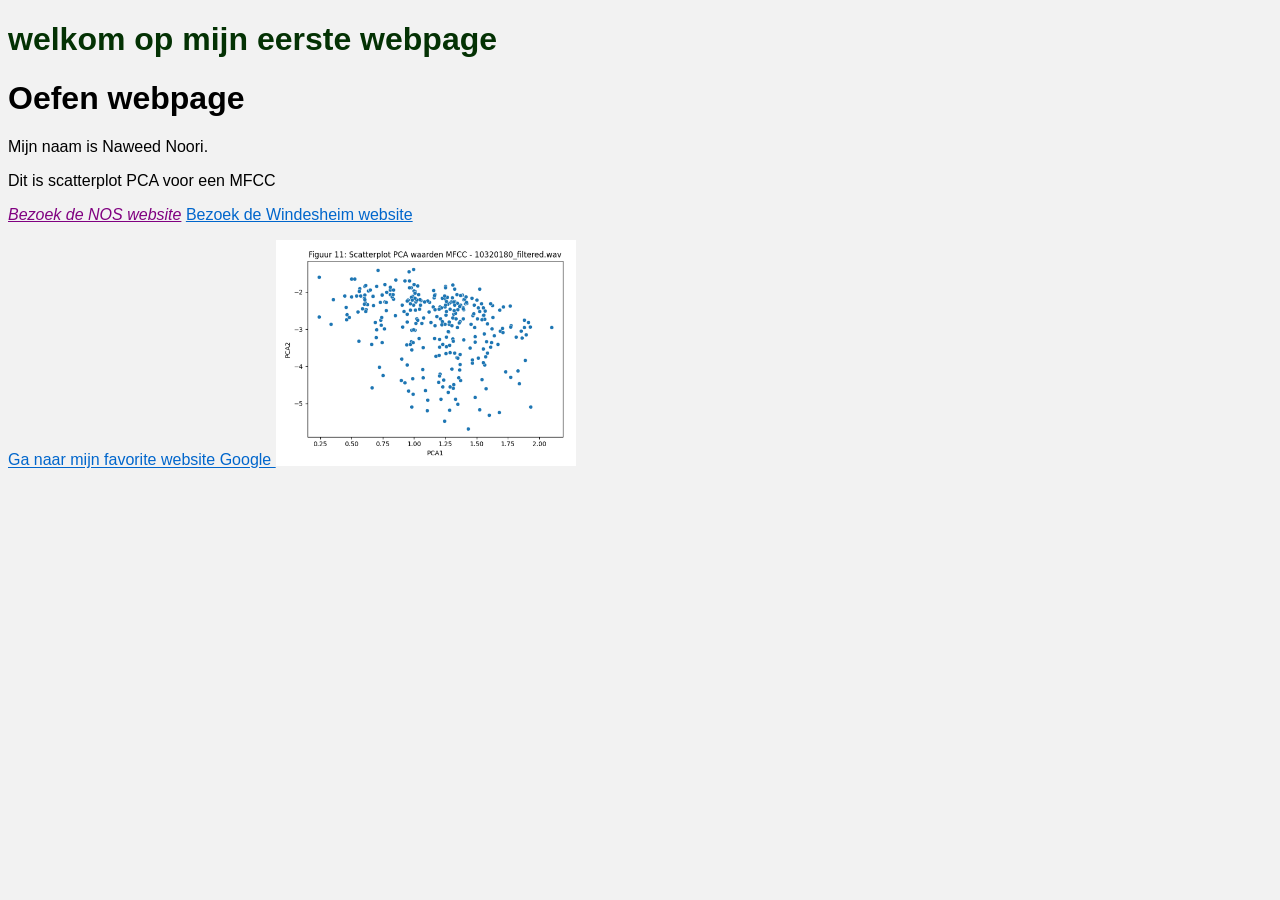
<file: Sprint1-WD/WD-Les2/index.html>
<!doctype html>
<html lang="nl">
  <head>
    <meta charset="UTF-8" />
    <meta name="viewport" content="width=device-width, initial-scale=1.0" />
    <title>Web Dev - Mijn eerste webpage</title>
    <link rel="stylesheet" href="style.css" />
  </head>
  <body>
    <h1 id="title-groen">welkom op mijn eerste webpage</h1>
    <h1 id="title-normaal">Oefen webpage</h1>
    <p>Mijn naam is Naweed Noori.</p>
    <p>Dit is scatterplot PCA voor een MFCC</p>
    <p>
      <a
        class="externelink"
        href="https://nos.nl"
        target="_blank"
        rel="noopener noreferrer"
        >Bezoek de NOS website</a
      >
      <a href="https://windesheim.nl" target="_blank" rel="noopener noreferrer"
        >Bezoek de Windesheim website</a
      >
    </p>

    <div>
      <a href="https://www.google.com" target="_blank" rel="noopener noreferrer"
        >Ga naar mijn favorite website Google
      </a>
      <img
        id="fotoWD"
        src="image/fotoWD.jpg"
        alt="Een voorbeeld foto"
        width="300"
      />
    </div>
  </body>
</html>
</file>
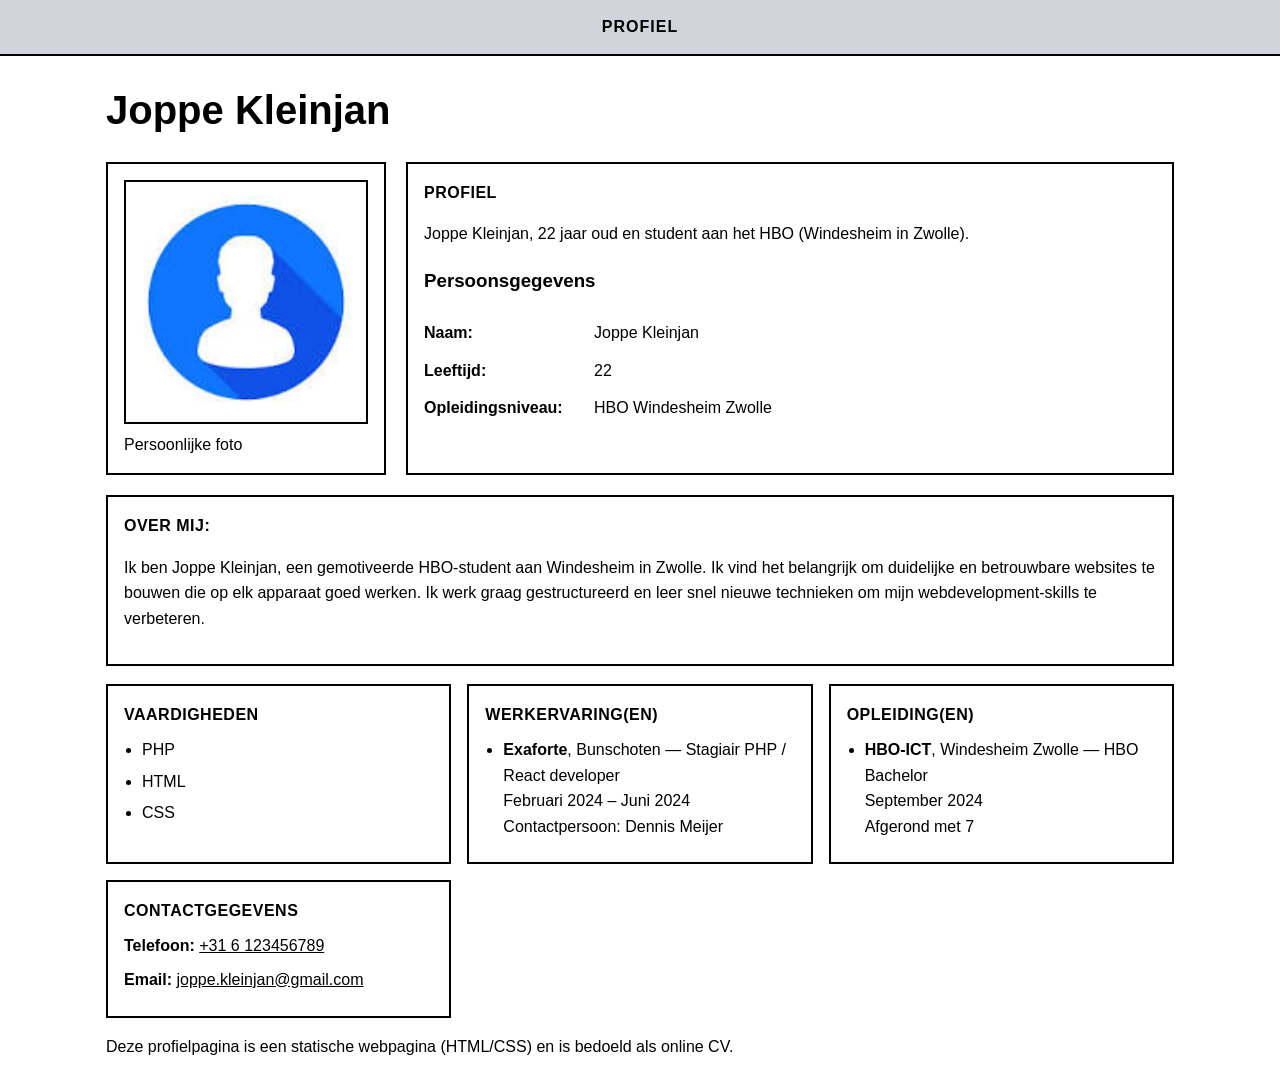
<file: CV-Portfolio-WD/StructuurBestand.html>
<!doctype html>
<html lang="nl">
  <head>
    <meta charset="utf-8" />
    <meta name="viewport" content="width=device-width, initial-scale=1" />
    <title>Profiel - Joppe Kleinjan</title>
    <link rel="stylesheet" href="OpmaakBestand.css" />
  </head>

  <body>
    <!-- Skiplink: voor toetsenbordgebruikers direct naar inhoud -->
    <a class="skip" href="#main">Ga naar de hoofdinhoud</a>

    <header class="topbar">PROFIEL</header>

    <main id="main" class="container" tabindex="-1">
      <!-- Titel bovenaan -->
      <header class="page-title">
        <!-- Print: kleine foto naast titel (alleen zichtbaar bij print) -->
        <img
          class="print-photo"
          src="joppe-foto.jpg"
          alt="Profielfoto van Joppe Kleinjan"
          width="120"
          height="120"
        />
        <h1>Joppe Kleinjan</h1>
      </header>

      <!-- BOVEN: foto + profiel, en daaronder over mij -->
      <section class="top-grid">
        <!-- Foto -->
        <section class="box photo-box">
          <img
            src="joppe-foto.jpg"
            alt="Profielfoto van Joppe Kleinjan"
            loading="lazy"
            decoding="async"
          />
          <p class="photo-caption">Persoonlijke foto</p>
        </section>

        <!-- Profiel + persoonsgegevens -->
        <section class="box profile-box">
          <h2>Profiel</h2>

          <p>
            Joppe Kleinjan, 22 jaar oud en student aan het HBO (Windesheim in
            Zwolle).
          </p>

          <h3>Persoonsgegevens</h3>

          <dl>
            <div class="data-row">
              <dt>Naam:</dt>
              <dd>Joppe Kleinjan</dd>
            </div>
            <div class="data-row">
              <dt>Leeftijd:</dt>
              <dd>22</dd>
            </div>
            <div class="data-row">
              <dt>Opleidingsniveau:</dt>
              <dd>HBO Windesheim Zwolle</dd>
            </div>
          </dl>
        </section>

        <!-- Over mij: brede box onder foto + profiel op desktop -->
        <section class="box full">
          <h2>Over mij:</h2>
          <p>
            Ik ben Joppe Kleinjan, een gemotiveerde HBO-student aan Windesheim
            in Zwolle. Ik vind het belangrijk om duidelijke en betrouwbare
            websites te bouwen die op elk apparaat goed werken. Ik werk graag
            gestructureerd en leer snel nieuwe technieken om mijn
            webdevelopment-skills te verbeteren.
          </p>
        </section>
      </section>

      <!-- ONDER: vaardigheden / werkervaring / opleiding / contact -->
      <section class="bottom-grid" aria-label="Overzicht">
        <section class="box">
          <h2>Vaardigheden</h2>
          <ul class="list">
            <li>PHP</li>
            <li>HTML</li>
            <li>CSS</li>
          </ul>
        </section>

        <section class="box">
          <h2>Werkervaring(en)</h2>
          <ul class="list">
            <li>
              <strong>Exaforte</strong>, Bunschoten — Stagiair PHP / React
              developer<br />
              Februari 2024 – Juni 2024<br />
              Contactpersoon: Dennis Meijer
            </li>
          </ul>
        </section>

        <section class="box">
          <h2>Opleiding(en)</h2>
          <ul class="list">
            <li>
              <strong>HBO-ICT</strong>, Windesheim Zwolle — HBO Bachelor<br />
              September 2024<br />
              Afgerond met 7
            </li>
          </ul>
        </section>

        <!-- Contact staat als 4e box; op desktop komt die automatisch onder de 1e kolom -->
        <section class="box">
          <h2>Contactgegevens</h2>
          <ul class="contact-list">
            <li>
              <span class="label">Telefoon:</span>
              <a href="tel:+316123456789">+31 6 123456789</a>
            </li>
            <li>
              <span class="label">Email:</span>
              <a href="mailto:joppe.kleinjan@gmail.com"
                >joppe.kleinjan@gmail.com</a
              >
            </li>
          </ul>
        </section>
      </section>

      <footer>
        <p>
          Deze profielpagina is een statische webpagina (HTML/CSS) en is bedoeld
          als online CV.
        </p>
      </footer>
    </main>
  </body>
</html>
</file>
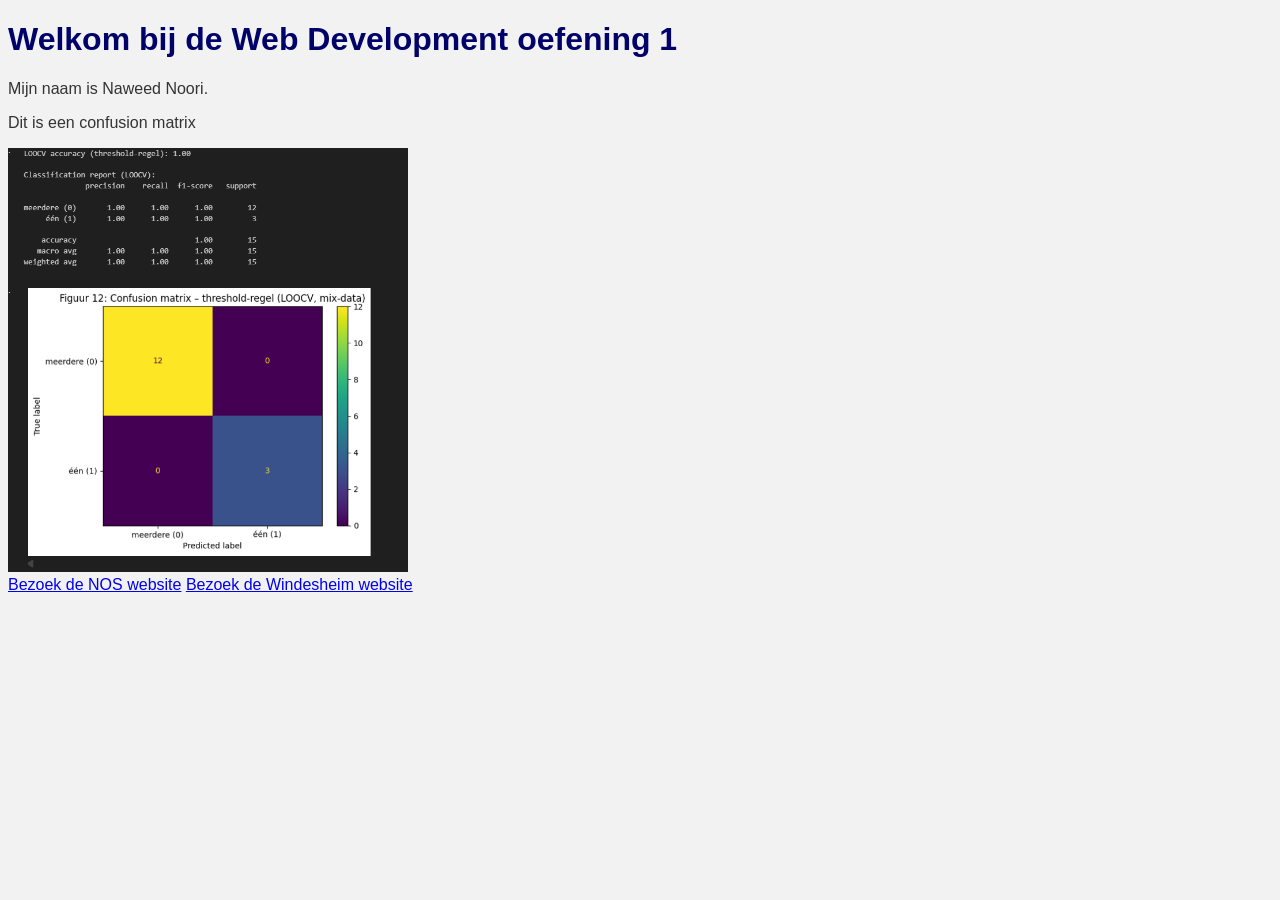
<file: Sprint1-WD/WD-Les2/oefen-index.html>
<!doctype html>
<html lang="nl">
  <head>
    <meta charset="UTF-8" />
    <meta name="viewport" content="width=device-width, initial-scale=1.0" />
    <title>Web Development - Oefening 1</title>
    <link rel="stylesheet" href="stylesheet-klas-oefenen.css" />
  </head>
  <body>
    <h1 id="pagina-titel">Welkom bij de Web Development oefening 1</h1>
    <p>Mijn naam is Naweed Noori.</p>
    <p>Dit is een confusion matrix</p>
    <img
      id="foto-confusion"
      src="image/confusionMatrix.png"
      alt="Confusion Matrix Voorbeeld"
      width="400"
    />
    <div>
      <a href="https://nos.nl" target="_blank" rel="noopener noreferrer"
        >Bezoek de NOS website</a
      >
      <a href="https://windesheim.nl" target="_blank" rel="noopener noreferrer"
        >Bezoek de Windesheim website</a
      >
    </div>
  </body>
</html>
</file>
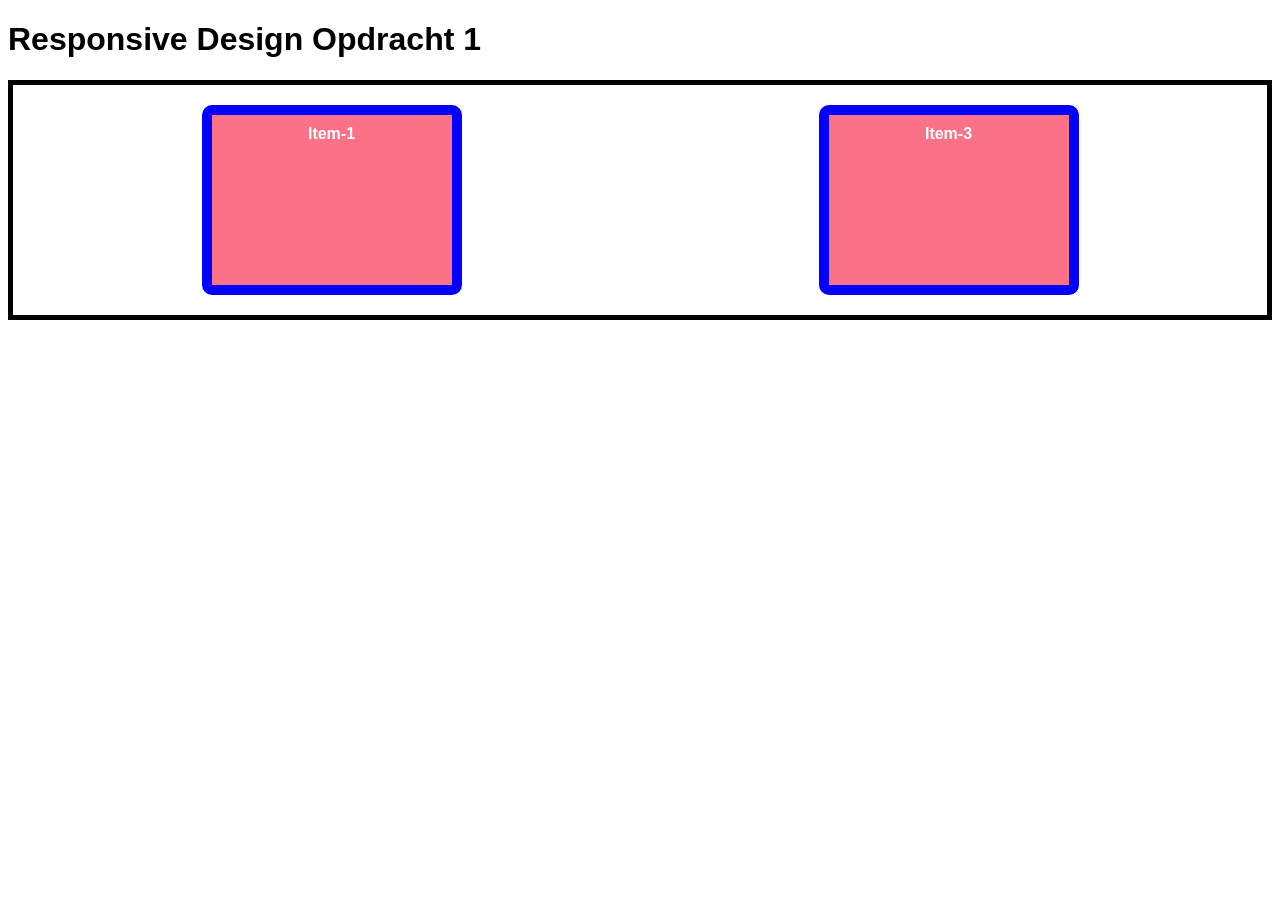
<file: Sprint1-WD/WD-Les4/oefen-les4.html>
<!doctype html>
<html lang="en">
  <head>
    <meta charset="UTF-8" />
    <meta name="viewport" content="width=device-width, initial-scale=1.0" />

    <style>
      * {
        font-family: Arial, Helvetica, sans-serif;
      }

      .container {
        border: 5px solid black;
        padding: 20px;
        display: flex;
        gap: 20px;
        flex-wrap: wrap;
        justify-content: space-around;
      }

      @media (min-width: 768px) {
        .item-2 {
          display: none;
        }
      }

      @media print {
        .item {
          background: #ccc;
          color: #000;
          border-color: #000;
        }
      }
      /* Voor touch devices */
      @media (pointer: coarse) {
        .item {
          padding: 20px;
          font-size: 1.2rem;
        }
      }

      /* mouse or trackpad normal size */
      @media (pointer: fine) {
        .item {
          padding: 10px;
          font-size: 1rem;
        }
      }

      /* switch to dark mode */
      @media (prefers-color-scheme: dark) {
        body {
          background: #121212;
          color: #ffffff;
        }
        .item {
          background: #333;
          border-color: #eee;
        }
      }

      .item {
        height: 150px;
        flex: 1 1 150px;
        max-width: 220px;
        background: #fb7185;
        font-weight: 700;
        color: white;
        text-align: center;

        border: 10px solid blue;
        border-radius: 10px;
      }
    </style>
  </head>
  <body>
    <h1>Responsive Design Opdracht 1</h1>
    <div class="container">
      <div class="item item-1">Item-1</div>
      <div class="item item-2">Item-2</div>
      <div class="item item-3">Item-3</div>
    </div>
  </body>
</html>
</file>
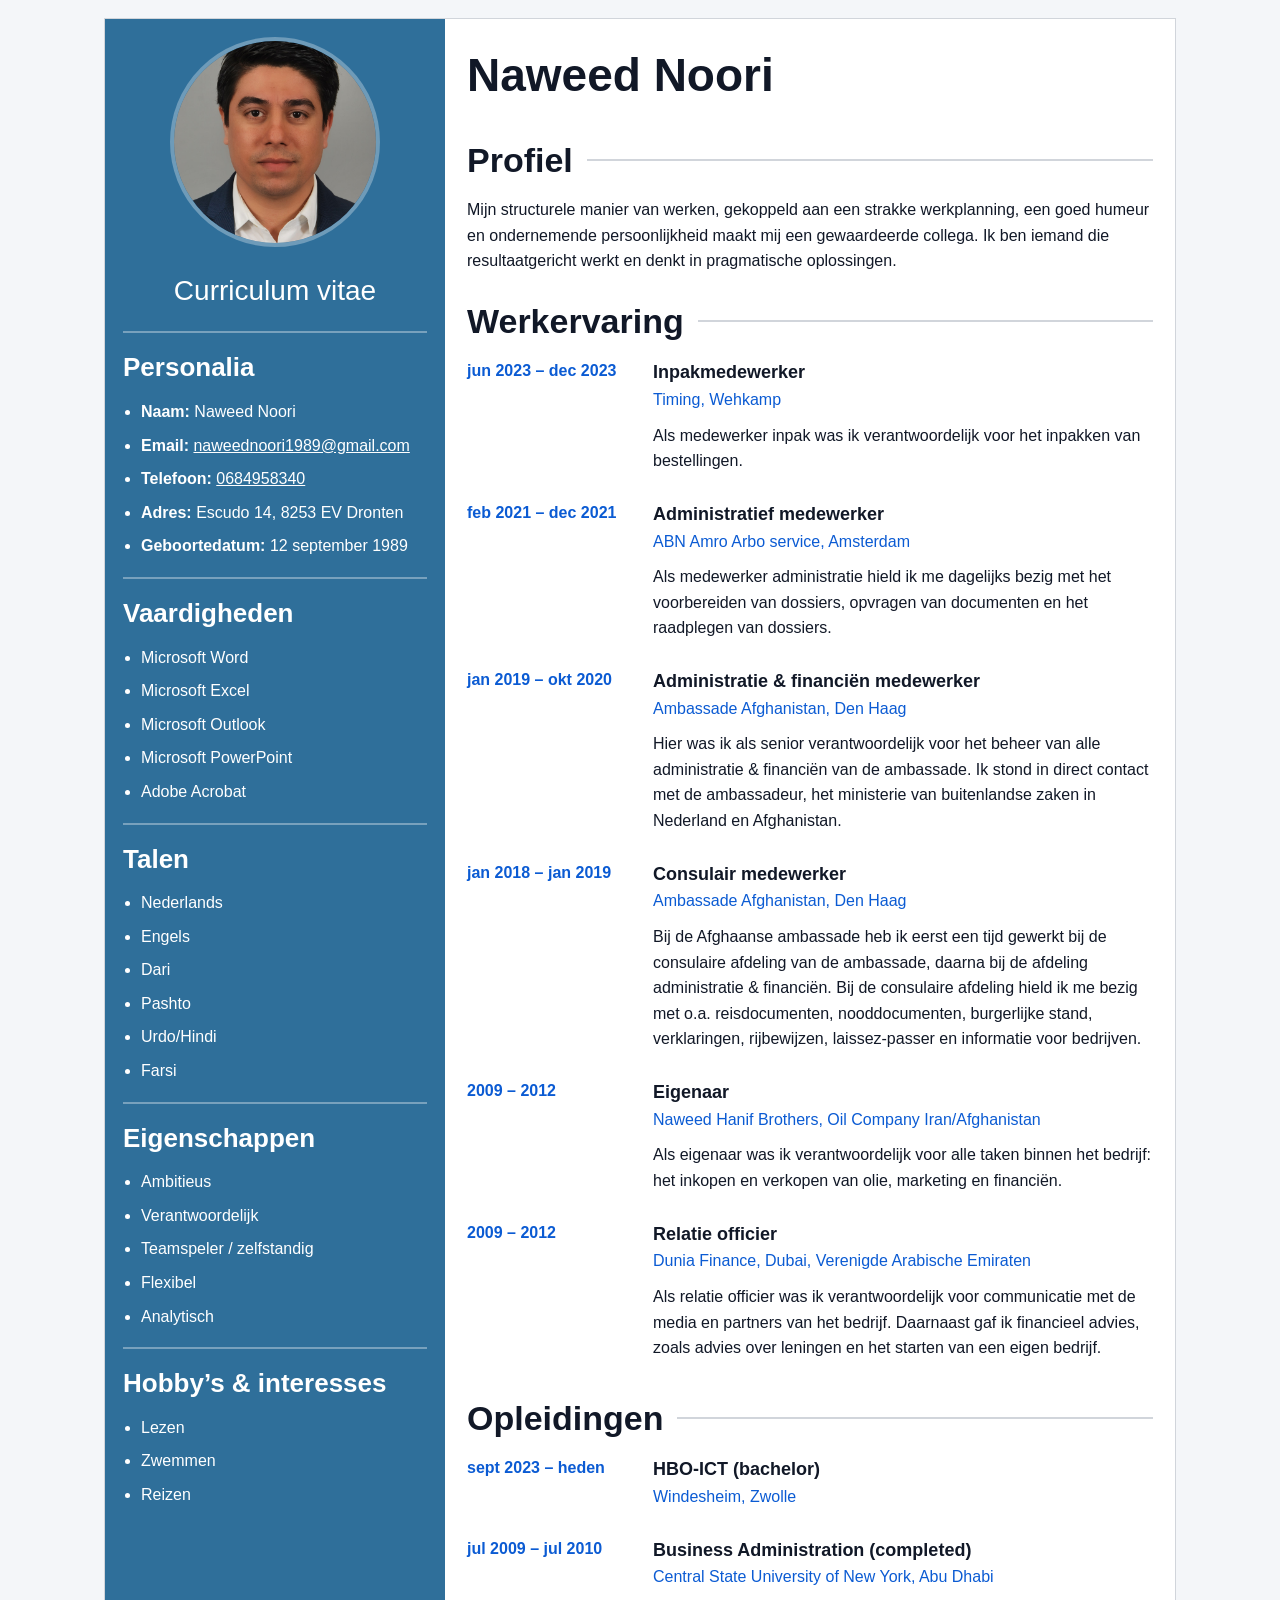
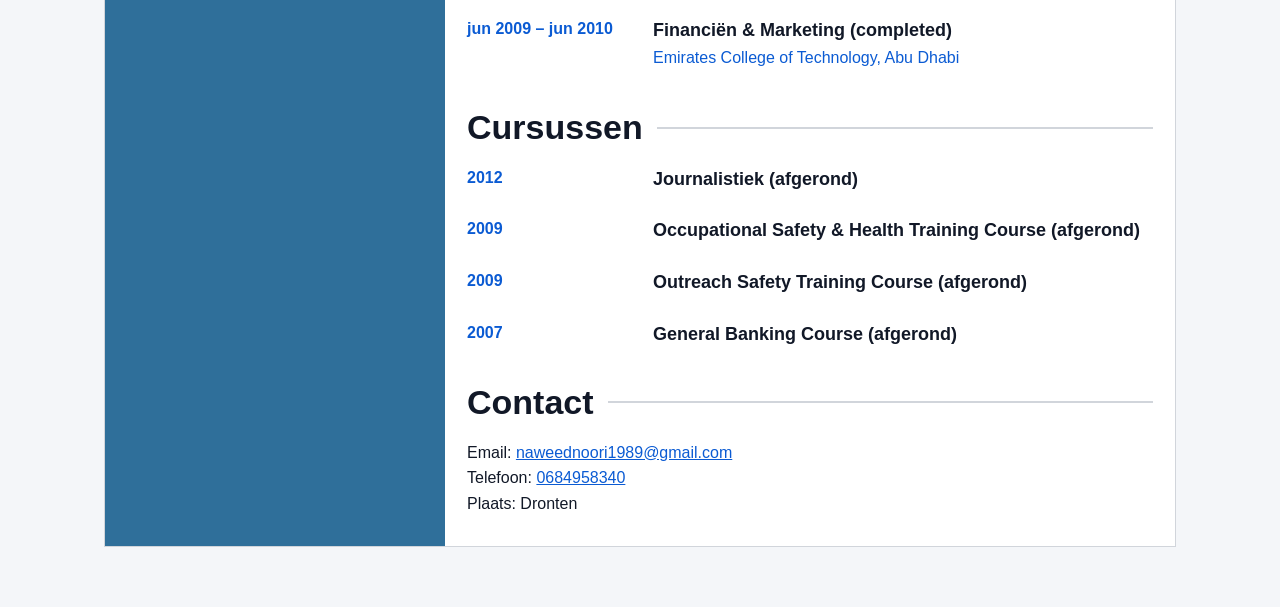
<file: Sprint1-WD/WD-Les5/CV-Portfolio.html>
<!doctype html>
<html lang="nl">
  <head>
    <meta charset="utf-8" />
    <meta name="viewport" content="width=device-width, initial-scale=1" />
    <title>Naweed Noori - CV</title>
    <link rel="stylesheet" href="stylesheet-cv.css" />
  </head>

  <body>
    <!-- Toegankelijkheid: skiplink -->
    <a class="skip-link" href="#main">Ga naar de hoofdinhoud</a>

    <main id="main" class="page" tabindex="-1">
      <div class="cv">
        <!-- ===== SIDEBAR (zoals je PDF) ===== -->
        <aside class="sidebar" aria-label="Zijbalk met personalia">
          <div class="sidebar-top">
            <!-- Foto: zet naweed-foto.jpg in dezelfde map -->
            <img
              class="sidebar-photo"
              src="naweed-foto.jpg"
              alt="Profielfoto van Naweed Noori"
              width="220"
              height="220"
            />
            <p class="sidebar-title">Curriculum vitae</p>
          </div>

          <section class="side-block" aria-labelledby="personal-title">
            <h2 class="side-heading" id="personal-title">Personalia</h2>

            <ul class="side-list">
              <li><strong>Naam:</strong> Naweed Noori</li>
              <li>
                <strong>Email:</strong>
                <a href="mailto:naweednoori1989@gmail.com"
                  >naweednoori1989@gmail.com</a
                >
              </li>
              <li>
                <strong>Telefoon:</strong>
                <a href="tel:+31684958340">0684958340</a>
              </li>
              <li><strong>Adres:</strong> Escudo 14, 8253 EV Dronten</li>
              <li><strong>Geboortedatum:</strong> 12 september 1989</li>
            </ul>
          </section>

          <section class="side-block" aria-labelledby="skills-title">
            <h2 class="side-heading" id="skills-title">Vaardigheden</h2>
            <ul class="side-list">
              <li>Microsoft Word</li>
              <li>Microsoft Excel</li>
              <li>Microsoft Outlook</li>
              <li>Microsoft PowerPoint</li>
              <li>Adobe Acrobat</li>
            </ul>
          </section>

          <section class="side-block" aria-labelledby="languages-title">
            <h2 class="side-heading" id="languages-title">Talen</h2>
            <ul class="side-list">
              <li>Nederlands</li>
              <li>Engels</li>
              <li>Dari</li>
              <li>Pashto</li>
              <li>Urdo/Hindi</li>
              <li>Farsi</li>
            </ul>
          </section>

          <section class="side-block" aria-labelledby="traits-title">
            <h2 class="side-heading" id="traits-title">Eigenschappen</h2>
            <ul class="side-list">
              <li>Ambitieus</li>
              <li>Verantwoordelijk</li>
              <li>Teamspeler / zelfstandig</li>
              <li>Flexibel</li>
              <li>Analytisch</li>
            </ul>
          </section>

          <section class="side-block" aria-labelledby="hobby-title">
            <h2 class="side-heading" id="hobby-title">Hobby’s & interesses</h2>
            <ul class="side-list">
              <li>Lezen</li>
              <li>Zwemmen</li>
              <li>Reizen</li>
            </ul>
          </section>
        </aside>

        <!-- ===== CONTENT (rechterkant zoals je PDF) ===== -->
        <section class="content" aria-label="Hoofdinhoud CV">
          <header class="content-top">
            <h1 class="name">Naweed Noori</h1>
          </header>

          <section class="content-block" aria-labelledby="profile-title">
            <div class="content-head">
              <h2 id="profile-title">Profiel</h2>
              <div class="line" aria-hidden="true"></div>
            </div>

            <p>
              Mijn structurele manier van werken, gekoppeld aan een strakke
              werkplanning, een goed humeur en ondernemende persoonlijkheid
              maakt mij een gewaardeerde collega. Ik ben iemand die
              resultaatgericht werkt en denkt in pragmatische oplossingen.
            </p>
          </section>

          <section class="content-block" aria-labelledby="work-title">
            <div class="content-head">
              <h2 id="work-title">Werkervaring</h2>
              <div class="line" aria-hidden="true"></div>
            </div>

            <!-- Simpele “tijdlijn”: links datum, rechts inhoud -->
            <div class="timeline">
              <article class="item">
                <p class="when">jun 2023 – dec 2023</p>
                <div class="what">
                  <h3 class="job">Inpakmedewerker</h3>
                  <p class="place">Timing, Wehkamp</p>
                  <p class="desc">
                    Als medewerker inpak was ik verantwoordelijk voor het
                    inpakken van bestellingen.
                  </p>
                </div>
              </article>

              <article class="item">
                <p class="when">feb 2021 – dec 2021</p>
                <div class="what">
                  <h3 class="job">Administratief medewerker</h3>
                  <p class="place">ABN Amro Arbo service, Amsterdam</p>
                  <p class="desc">
                    Als medewerker administratie hield ik me dagelijks bezig met
                    het voorbereiden van dossiers, opvragen van documenten en
                    het raadplegen van dossiers.
                  </p>
                </div>
              </article>

              <article class="item">
                <p class="when">jan 2019 – okt 2020</p>
                <div class="what">
                  <h3 class="job">Administratie & financiën medewerker</h3>
                  <p class="place">Ambassade Afghanistan, Den Haag</p>
                  <p class="desc">
                    Hier was ik als senior verantwoordelijk voor het beheer van
                    alle administratie & financiën van de ambassade. Ik stond in
                    direct contact met de ambassadeur, het ministerie van
                    buitenlandse zaken in Nederland en Afghanistan.
                  </p>
                </div>
              </article>

              <article class="item">
                <p class="when">jan 2018 – jan 2019</p>
                <div class="what">
                  <h3 class="job">Consulair medewerker</h3>
                  <p class="place">Ambassade Afghanistan, Den Haag</p>
                  <p class="desc">
                    Bij de Afghaanse ambassade heb ik eerst een tijd gewerkt bij
                    de consulaire afdeling van de ambassade, daarna bij de
                    afdeling administratie & financiën. Bij de consulaire
                    afdeling hield ik me bezig met o.a. reisdocumenten,
                    nooddocumenten, burgerlijke stand, verklaringen,
                    rijbewijzen, laissez-passer en informatie voor bedrijven.
                  </p>
                </div>
              </article>

              <article class="item">
                <p class="when">2009 – 2012</p>
                <div class="what">
                  <h3 class="job">Eigenaar</h3>
                  <p class="place">
                    Naweed Hanif Brothers, Oil Company Iran/Afghanistan
                  </p>
                  <p class="desc">
                    Als eigenaar was ik verantwoordelijk voor alle taken binnen
                    het bedrijf: het inkopen en verkopen van olie, marketing en
                    financiën.
                  </p>
                </div>
              </article>

              <article class="item">
                <p class="when">2009 – 2012</p>
                <div class="what">
                  <h3 class="job">Relatie officier</h3>
                  <p class="place">
                    Dunia Finance, Dubai, Verenigde Arabische Emiraten
                  </p>
                  <p class="desc">
                    Als relatie officier was ik verantwoordelijk voor
                    communicatie met de media en partners van het bedrijf.
                    Daarnaast gaf ik financieel advies, zoals advies over
                    leningen en het starten van een eigen bedrijf.
                  </p>
                </div>
              </article>
            </div>
          </section>

          <section class="content-block" aria-labelledby="edu-title">
            <div class="content-head">
              <h2 id="edu-title">Opleidingen</h2>
              <div class="line" aria-hidden="true"></div>
            </div>

            <div class="timeline">
              <article class="item">
                <p class="when">sept 2023 – heden</p>
                <div class="what">
                  <h3 class="job">HBO-ICT (bachelor)</h3>
                  <p class="place">Windesheim, Zwolle</p>
                </div>
              </article>

              <article class="item">
                <p class="when">jul 2009 – jul 2010</p>
                <div class="what">
                  <h3 class="job">Business Administration (completed)</h3>
                  <p class="place">
                    Central State University of New York, Abu Dhabi
                  </p>
                </div>
              </article>

              <article class="item">
                <p class="when">jun 2009 – jun 2010</p>
                <div class="what">
                  <h3 class="job">Financiën & Marketing (completed)</h3>
                  <p class="place">Emirates College of Technology, Abu Dhabi</p>
                </div>
              </article>
            </div>
          </section>

          <section class="content-block" aria-labelledby="courses-title">
            <div class="content-head">
              <h2 id="courses-title">Cursussen</h2>
              <div class="line" aria-hidden="true"></div>
            </div>

            <div class="timeline">
              <article class="item">
                <p class="when">2012</p>
                <div class="what">
                  <h3 class="job">Journalistiek (afgerond)</h3>
                </div>
              </article>

              <article class="item">
                <p class="when">2009</p>
                <div class="what">
                  <h3 class="job">
                    Occupational Safety & Health Training Course (afgerond)
                  </h3>
                </div>
              </article>

              <article class="item">
                <p class="when">2009</p>
                <div class="what">
                  <h3 class="job">
                    Outreach Safety Training Course (afgerond)
                  </h3>
                </div>
              </article>

              <article class="item">
                <p class="when">2007</p>
                <div class="what">
                  <h3 class="job">General Banking Course (afgerond)</h3>
                </div>
              </article>
            </div>
          </section>

          <!-- Contact nog een keer (FR2 is dan extra duidelijk) -->
          <footer class="content-block" aria-labelledby="contact-title">
            <div class="content-head">
              <h2 id="contact-title">Contact</h2>
              <div class="line" aria-hidden="true"></div>
            </div>

            <p>
              Email:
              <a href="mailto:naweednoori1989@gmail.com"
                >naweednoori1989@gmail.com</a
              ><br />
              Telefoon:
              <a href="tel:+31684958340">0684958340</a><br />
              Plaats: Dronten
            </p>
          </footer>
        </section>
      </div>
    </main>
  </body>
</html>
</file>
<file: Sprint1-WD/WD-Les2/style.css>
/* opdracht3: Stijl de html pagina */
body {
  background: #f2f2f2;
  font-family: Arial, Helvetica, sans-serif;
}

h1,
h2,
h3,
h4,
h5,
h6 {
  color: black;
}
a {
  color: #0066cc;
}

/* opdracht4a: Stijl de titel met een groene kleur */
#title-groen {
  color: rgb(4, 50, 4);
}

/* opdracht4b: zet meerdere links neer */
.externelink {
  color: purple;
  font-style: italic;
}

/* opdracht5: Stijl de afbeelding absolute */
#fotoWD {
  position: relative;
  bottom: 0px;
  right: 0px;
}
</file>
<file: CV-Portfolio-WD/OpmaakBestand.css>
/* Zorgt dat padding/border niet de breedte kapot maakt */
* {
  box-sizing: border-box;
}

body {
  margin: 0;
  font-family: Arial, Helvetica, sans-serif;
  line-height: 1.6;
  background: #fff;
  color: #000;
}

/* Container: houdt de pagina netjes in het midden */
.container {
  max-width: 1100px;
  margin: 0 auto;
  padding: 0 16px;
}

/* Extra ruimte onderin om te kunnen scrollen */
main {
  padding-bottom: 64px;
}

/* Links standaard zwart */
a {
  color: #000;
  text-decoration: underline;
}

/* Hover: iets dikkere underline */
a:hover {
  text-decoration-thickness: 3px;
}

/* Toetsenbord focus duidelijk zichtbaar (toegankelijkheid) */
:focus-visible {
  outline: 3px solid #2563eb;
  outline-offset: 3px;
}

/* SKIP LINK toegankelijkheid */
.skip {
  position: absolute;
  left: -9999px;
  top: 10px;
  background: #2563eb;
  color: #fff;
  padding: 10px 12px;
  border-radius: 8px;
  z-index: 999;
}
.skip:focus {
  left: 16px;
}

/* BOVENBALK */
.topbar {
  background: #d1d5db;
  border-bottom: 2px solid #000;
  padding: 14px 0;
  text-align: center;
  font-weight: 700;
  letter-spacing: 1px;
}

/* PAGINA TITEL */
.page-title {
  padding: 22px 0 10px;
  display: flex;
  align-items: center;
  gap: 14px;
}

.page-title h1 {
  margin: 0;
  font-size: 40px;
}

/* Print-foto: op scherm verbergen */
.print-photo {
  display: none;
}

/* BOX (alle kaders) */
.box {
  border: 2px solid #000;
  background: #fff;
  padding: 16px;
}

/* Titels in boxen */
.box h2 {
  margin: 0 0 10px;
  text-transform: uppercase;
  font-size: 16px;
  letter-spacing: 0.5px;
}

/* BOVENSTE DEEL (foto + profiel + over mij)
   Mobile-first: alles onder elkaar  */
.top-grid {
  display: grid;
  grid-template-columns: 1fr;
  gap: 16px;
  margin-top: 10px;
}

/* Foto netjes */
.photo-box img {
  display: block;
  width: 100%;
  aspect-ratio: 1 / 1;
  object-fit: cover;
  border: 2px solid #000;
}
.photo-caption {
  margin: 8px 0 0;
}

/* Persoonsgegevens: simpele 2 kolommen */
.data-row {
  display: grid;
  grid-template-columns: 160px 1fr;
  gap: 10px;
  padding: 6px 0;
}
.data-row dt {
  font-weight: 700;
}
.data-row dd {
  margin: 0;
}

/* Desktop: foto links, profiel rechts, over mij breed eronder */
@media (min-width: 900px) {
  .top-grid {
    grid-template-columns: 280px 1fr;
    gap: 20px;
    align-items: stretch; /* foto + profiel even hoog */
  }

  /* Over mij pakt beide kolommen */
  .full {
    grid-column: 1 / -1;
  }

  /* Foto-box en profiel-box vullen de rijhoogte */
  .photo-box,
  .profile-box {
    height: 100%;
  }
}

/* ONDERSTE DEEL (skills / werk / opleiding / contact)
   Mobile-first: onder elkaar */
.bottom-grid {
  display: grid;
  grid-template-columns: 1fr;
  gap: 16px;
  margin-top: 18px;
}

/* Desktop: 3 kolommen */
@media (min-width: 900px) {
  .bottom-grid {
    grid-template-columns: repeat(3, 1fr);
  }
}

/* Lijsten */
.list {
  margin: 0;
  padding-left: 18px;
}
.list li {
  margin: 6px 0;
}

/* Contact lijst zonder bullets */
.contact-list {
  list-style: none;
  padding: 0;
  margin: 0;
}
.contact-list li {
  margin: 8px 0;
}
.label {
  font-weight: 700;
}

/* DARK MODE (Could)
   Browser kiest automatisch als gebruiker dark-mode gebruikt maar momenteel nog niet in deze ontwerp voorzien, dus optioneel */
/*@media (prefers-color-scheme: dark) {
  body {
    background: #111;
    color: #fff;
  }

  .topbar {
    background: #222;
    border-bottom-color: #fff;
  }

  .box {
    background: #111;
    border-color: #fff;
  }

  a {
    color: #fff;
  }

  .photo-box img {
    border-color: #fff;
  }
}
*/

/* PRINT (Could) */
@page {
  size: A4;
  margin: 12mm;
}

@media print {
  body {
    background: #fff;
    color: #000;
    font-size: 10pt;
    line-height: 1.25;
  }

  /* Bovenbalk + skiplink niet nodig op papier */
  .topbar,
  .skip,
  footer {
    display: none !important;
  }

  .container {
    max-width: none;
    padding: 0;
  }

  /* Print-foto tonen, grote foto verbergen */
  .print-photo {
    display: block;
    width: 90px;
    height: 90px;
    border: 2px solid #000;
    object-fit: cover;
  }

  /* Grote foto in de pagina verbergen in print */
  .photo-box {
    display: none;
  }

  /* Alles onder elkaar in print */
  .top-grid,
  .bottom-grid {
    grid-template-columns: 1fr;
    gap: 8px;
  }

  .box {
    padding: 8px;
  }

  /* Geen url’s achter links  */
  a[href]::after {
    content: "";
  }
}
</file>
<file: Sprint1-WD/WD-Les2/stylesheet-klas-oefenen.css>
/* Stylesheet voor klas oefenen */
body {
  background-color: #f2f2f2;
  font-family: Arial, sans-serif;
}
h1,
h2,
h3,
h4,
h5,
h6 {
  color: black;
}

/* Stijl voor paragrafen */
p {
  color: #333333;
}
#pagina-titel {
  color: rgb(1, 1, 106);
}

#foto-confusion {
  position: relative;
  bottom: 0px;
  right: 0px;
}
</file>
<file: Sprint1-WD/WD-Les5/stylesheet-cv.css>
/* =========================
   BASIS (simpel en duidelijk)
   ========================= */
* {
  box-sizing: border-box;
}

body {
  margin: 0;
  font-family: Arial, Helvetica, sans-serif;
  line-height: 1.6;
  background: #f4f6f9;
  color: #111827;
}

/* Pagina breedte  */
.page {
  max-width: 1100px;
  margin: 0 auto;
  padding: 18px 14px;
  padding-bottom: 60px; /* extra ruimte onderaan zodat je altijd kan scrollen */
}

/* Links */
a {
  color: #0b5bd3;
  text-decoration: underline;
}
a:hover {
  text-decoration-thickness: 3px;
}

/* Toetsenbord-focus zichtbaar (toegankelijkheid) */
:focus-visible {
  outline: 3px solid #0b5bd3;
  outline-offset: 3px;
}

/* =========================
   SKIP LINK (WCAG)
   ========================= */
.skip-link {
  position: absolute;
  left: -9999px;
  top: 10px;
  background: #0b5bd3;
  color: #fff;
  padding: 10px 12px;
  border-radius: 8px;
}
.skip-link:focus {
  left: 12px;
}

/* =========================
   LAYOUT CV (sidebar + content)
   ========================= */
.cv {
  display: grid;
  grid-template-columns: 340px 1fr; /* sidebar + content */
  gap: 0;
  background: #fff;
  border: 1px solid #d1d5db;
}

/* =========================
   SIDEBAR
   ========================= */
.sidebar {
  background: #2f6f9a; /* blauwe balk */
  color: #fff;
  padding: 18px;
}

.sidebar-top {
  text-align: center;
  margin-bottom: 16px;
}

/* ronde foto zoals PDF */
.sidebar-photo {
  width: 210px;
  height: 210px;
  object-fit: cover;
  border-radius: 50%;
  border: 4px solid rgba(255, 255, 255, 0.3);
}

.sidebar-title {
  margin: 14px 0 0;
  font-size: 28px;
}

/* blokken in sidebar */
.side-block {
  margin-top: 18px;
  padding-top: 14px;
  border-top: 2px solid rgba(255, 255, 255, 0.35);
}

.side-heading {
  margin: 0 0 10px;
  font-size: 26px;
}

/* lijstjes simpel */
.side-list {
  margin: 0;
  padding-left: 18px;
}
.side-list li {
  margin: 8px 0;
}

/* links in sidebar wit */
.sidebar a {
  color: #fff;
}

/* =========================
   CONTENT (rechterkant)
   ========================= */
.content {
  padding: 20px 22px;
}

.name {
  margin: 0 0 8px;
  font-size: 46px;
  color: #111827;
}

.content-top {
  margin-bottom: 6px;
}

/* kop + lijn zoals PDF */
.content-head {
  display: grid;
  grid-template-columns: auto 1fr;
  align-items: center;
  gap: 14px;
  margin: 20px 0 10px;
}

.content-head h2 {
  margin: 0;
  font-size: 34px;
  color: #111827;
}

.line {
  height: 2px;
  background: #d1d5db;
}

/* blokken */
.content-block p {
  margin: 0 0 10px;
}

/* =========================
   TIMELINE (datum links, tekst rechts)
   ========================= */
.timeline {
  display: grid;
  gap: 16px;
}

.item {
  display: grid;
  grid-template-columns: 170px 1fr;
  gap: 16px;
  align-items: start;
}

.when {
  margin: 0;
  color: #0b5bd3; /* blauw zoals PDF */
  font-weight: 700;
}

.job {
  margin: 0;
  font-size: 18px;
}

.place {
  margin: 2px 0 6px;
  color: #0b5bd3;
}

.desc {
  margin: 0;
}

/* =========================
   RESPONSIVE (mobiel: alles onder elkaar)
   ========================= */
@media (max-width: 900px) {
  .cv {
    grid-template-columns: 1fr; /* sidebar boven, content onder */
  }

  .sidebar {
    padding: 16px;
  }

  .content {
    padding: 16px;
  }

  .name {
    font-size: 36px;
  }

  .item {
    grid-template-columns: 1fr; /* datum boven tekst */
    gap: 6px;
  }
}

/* =========================
   PRINT (NFR1: printbaar)
   - Geen blauwe achtergrond (printers printen dat soms niet)
   - Alles zwart/wit en netjes
   ========================= */
@page {
  size: A4;
  margin: 12mm;
}

@media print {
  body {
    background: #fff;
    color: #000;
    font-size: 10pt;
    line-height: 1.25;
  }

  .page {
    max-width: none;
    padding: 0;
  }

  .cv {
    border: 0;
  }

  /* Sidebar in print wit (zodat het altijd leesbaar is) */
  .sidebar {
    background: #fff !important;
    color: #000 !important;
    border-right: 2px solid #000;
  }

  .sidebar a {
    color: #000 !important;
  }

  .line {
    background: #000;
  }

  .when,
  .place {
    color: #000 !important;
  }

  /* Foto kleiner in print */
  .sidebar-photo {
    width: 120px;
    height: 120px;
    border: 2px solid #000;
  }

  /* Skiplink niet printen */
  .skip-link {
    display: none !important;
  }

  /* Kaarten niet halverwege breken */
  .item {
    break-inside: avoid;
    page-break-inside: avoid;
  }

  /* Geen extra URL achter links */
  a[href]::after {
    content: "";
  }
}

/* =========================
   (OPTIONEEL) DARK MODE (NFR2 = Could)
   Als je dit NIET wil: verwijder dit hele blok.
   ========================= */
/*
@media (prefers-color-scheme: dark) {
  body {
    background: #0b1220;
    color: #e5e7eb;
  }
  .cv {
    background: #0f172a;
    border-color: #334155;
  }
  .content-head h2,
  .name {
    color: #e5e7eb;
  }
  .line {
    background: #334155;
  }
}
*/
</file>
